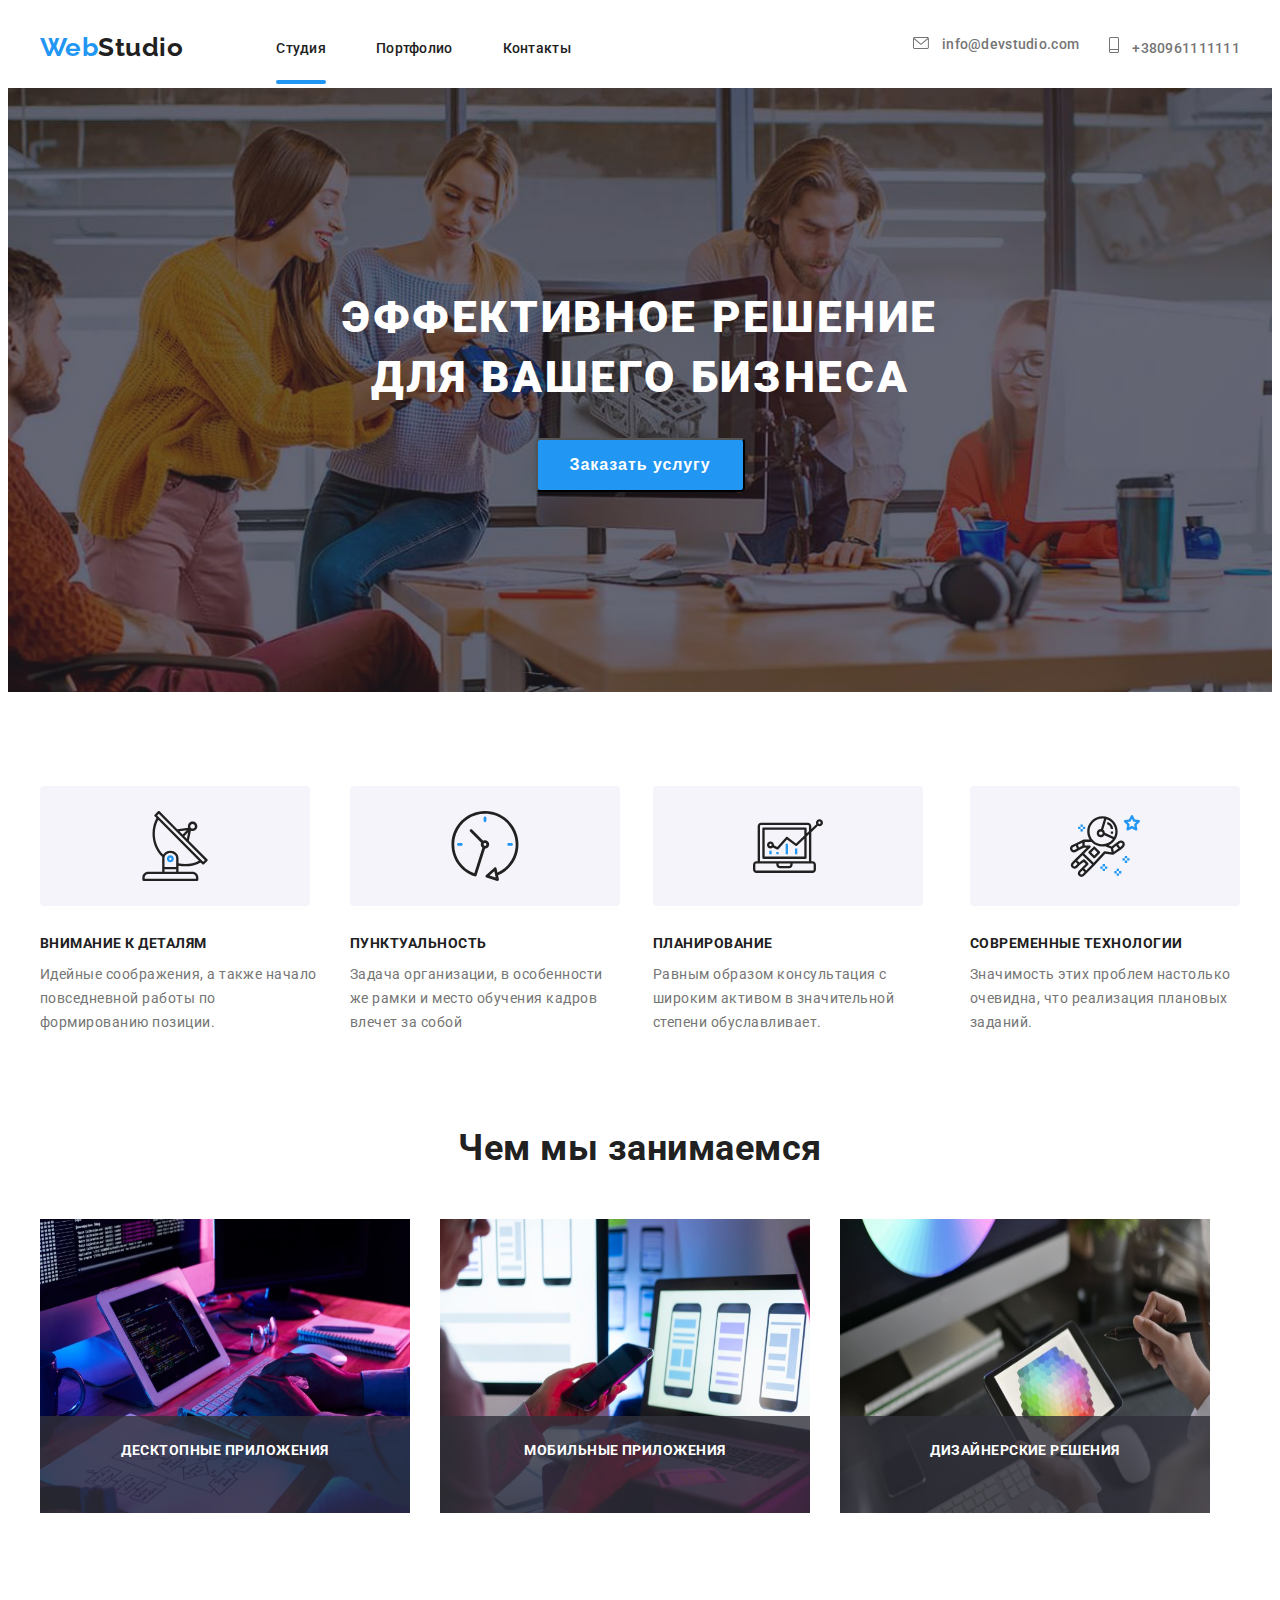
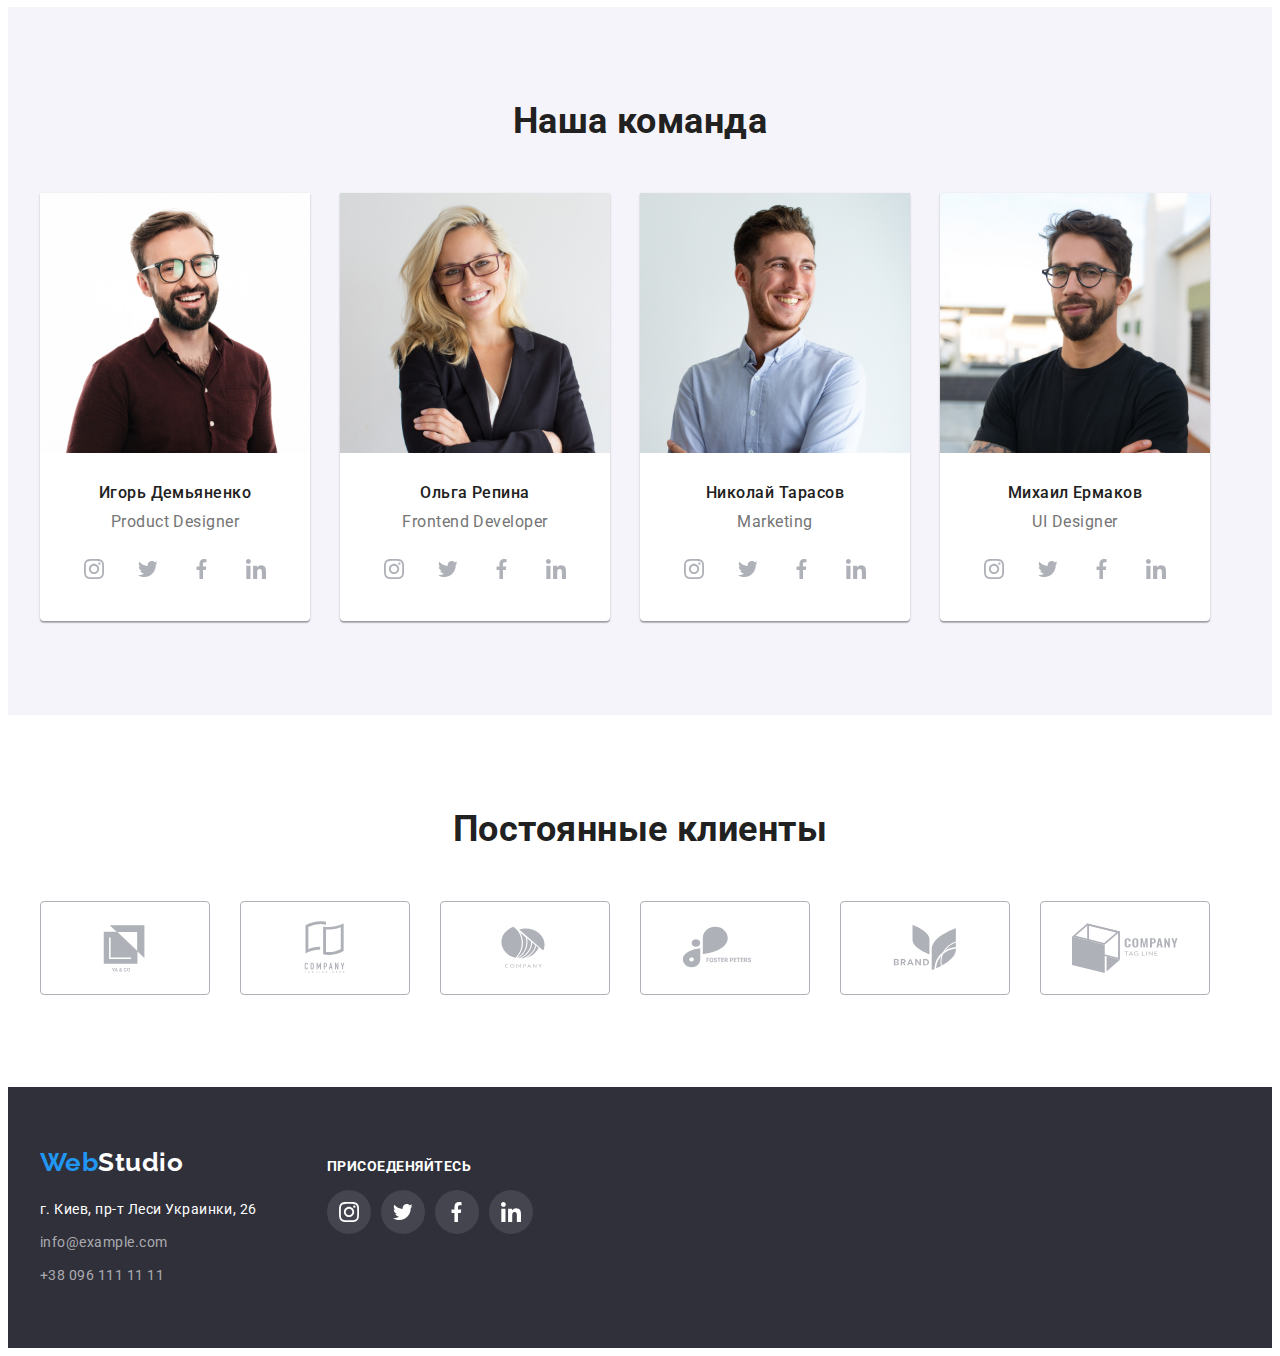
<file: index.html>
<!DOCTYPE html>
<html lang="en">

<head>
    <meta charset="UTF-8">
    <meta http-equiv="X-UA-Compatible" content="IE=edge">
    <meta name="description" content="ДЗ№6">
    <link rel="stylesheet" href="https://cdnjs.cloudflare.com/ajax/libs/modern-normalize/1.1.0/modern-normalize.min.css"
        integrity="sha512-wpPYUAdjBVSE4KJnH1VR1HeZfpl1ub8YT/NKx4PuQ5NmX2tKuGu6U/JRp5y+Y8XG2tV+wKQpNHVUX03MfMFn9Q=="
        crossorigin="anonymous" referrerpolicy="no-referrer" />
    
    <link rel="preconnect" href="https://fonts.googleapis.com">
    <link rel="preconnect" href="https://fonts.gstatic.com" crossorigin>
    <link href="https://fonts.googleapis.com/css2?family=Raleway:wght@700&family=Roboto:wght@400;500;700;900&display=swap"
        rel="stylesheet">
    <link rel="stylesheet" href="./css/style.css">
    <title>ДЗ№6</title>
</head>
<body>
    <header class="header"> 
        <div class="container header-container">
            <div>
                <a href="" class="logo">Web<span class="logo-style">Studio</span></a>
            </div>
            <nav>
                <!--Меню навигации-->
                <ul class="ul-nav">
                    <li class="ul-nav-li"><a href="" class="nav-menu menu link current">Студия</a></li>
                    <li class="ul-nav-li"><a href="portfolio.html" class="nav-menu menu link">Портфолио</a></li>
                    <li class="ul-nav-li"><a href="" class="nav-menu menu link ">Контакты</a></li>
                </ul>
            </nav>
            <!--Контакты-->
            <ul class="ul-contacts">
                <li class="mail mail-group">
                    <a href="mailto:info@devstudio.com" class="nav-mail menu-mail link mail-style">
                         <svg class="mail-icon  mail-logo">
                        <use href="./img/sprite.svg#icon-envelope">
                        </use>
                    </svg> 
                         info@devstudio.com</a>
                </li>
                <li class="tel tel-group"><a href="tel:+380961111111" class="nav-tel menu-tel link">
                    <svg class="tel-icon">
                        <use href="./img/sprite.svg#icon-phone"></use>
                    </svg>
                    +380961111111</a></li>
            </ul>
        </div>
    </header>
    <main>
        <section class="hero">
            <div class="container hero-container">
                <!--Заказать услугу-->
                <h1 class="hero-head">ЭФФЕКТИВНОЕ РЕШЕНИЕ ДЛЯ ВАШЕГО БИЗНЕСА</h1>
                <div class="button-block">
                    <button type="button" class="button" data-modal-open>Заказать услугу</button>
                </div>
            </div>
        </section>
        <section class="main-section">
                <ul class="main-list container">
                    <!--Сильные стороны команды-->
                    <li class="main-list-item">
                        <div class="icons-box">
                        <svg class="title-icons">
                            <use href="./img/sprite.svg#icon-antenna" width="70" height="70" ></use>
                        </svg>
                        </div>
                        <h3 class="head-item">ВНИМАНИЕ К ДЕТАЛЯМ</h3>
                        <p class="head-text">
                            Идейные соображения, а также начало повседневной работы по формированию позиции.
                        </p>
                    </li>
                    <li class="main-list-item">
                        <div class="icons-box">
                        <svg class="title-icons">
                            <use href="./img/sprite.svg#icon-clock"  width="70" height="70"></use>
                        </svg>
                        </div>
                        <h3 class="head-item">ПУНКТУАЛЬНОСТЬ</h3>
                        <p class="head-text">
                            Задача организации, в особенности же рамки и место обучения кадров влечет за собой
                        </p>
                    </li>
                    <li class="main-list-item">
                        <div class="icons-box">
                        <svg class="title-icons">
                            <use href="./img/sprite.svg#icon-diagram" width="70" height="70"></use>
                        </svg>
                        </div>
                        <h3 class="head-item">ПЛАНИРОВАНИЕ</h3>
                        <p class="head-text">
                            Равным образом консультация с широким активом в значительной степени обуславливает.
                        </p>
                    </li>
                    <li class="main-list-item">
                        <div class="icons-box">
                        <svg class="title-icons" >
                            <use href="./img/sprite.svg#icon-astronaut" width="70" height="70"></use>
                        </svg>
                        </div>
                        <h3 class="head-item">СОВРЕМЕННЫЕ ТЕХНОЛОГИИ</h3>
                        <p class="head-text">
                            Значимость этих проблем настолько очевидна, что реализация плановых заданий.
                        </p>
                    </li>
                </ul>
        </section>
        <section class="main-section-img img-main-section">
            <div class="container">
                <!--Чем мы занимаемся-->
                <h2 class="head-about">Чем мы занимаемся</h2>
                <ul class="list-about">
                    <li class="img-about">
                        <div class="about-bottom-wrapper">
                            <img src="img/picture1.jpg" alt="Написание программы" width="370" height="294">
                            <p class="text-on-doing">ДЕСКТОПНЫЕ ПРИЛОЖЕНИЯ</p>
                        </div>
                    </li>
                    <li class="img-about">
                        <div class="about-bottom-wrapper">
                            <img src="img/picture2.jpg" alt="Придание адаптивности сайту" width="370" height="294">
                            <p class="text-on-doing">МОБИЛЬНЫЕ ПРИЛОЖЕНИЯ</p>
                        </div>
                    </li>
                    <li class="img-about">
                        <div class="about-bottom-wrapper">
                            <img src="img/picture3.jpg" alt="Разработка стиля сайта" width="370" height="294">
                            <p class="text-on-doing">ДИЗАЙНЕРСКИЕ РЕШЕНИЯ</p>
                        </div>
                    </li>
                </ul>
            </div>
        </section>
        <section class="personal">
            <div class="container personal-container">
                <!--Наша команда-->
                <h2 class="head-personal">Наша команда</h2>
                <ul class="list-personal">
                    <li class="li-personal one-man">
                        <img src="img/picture4.jpg" alt="foto1" width="270" height="260">
                        <div class="img-text">
                            <h3 class="name">Игорь Демьяненко</h3>
                            <p class="proffesion">Product Designer</p>
                            <ul class="social-personal social-list list">
                                <li class="social-personal-list social-li">
                                    <a href="" class="social-link link">
                                        <svg class="social-icons">
                                            <use href="./img/sprite.svg#icon-instagram" width="20" height="20">
                                            </use>
                                        </svg>
                                    </a>
                                </li>
                                <li class="social-personal-list">
                                    <a href="" class="social-link link">
                                         <svg class="social-icons">
                                            <use href="./img/sprite.svg#icon-Group" width="20" height="20">
                                            </use>
                                        </svg>
                                    </a>
                                </li>
                                <li class="social-personal-list">
                                    <a href="" class="social-link link">
                                        <svg class="social-icons">
                                            <use href="./img/sprite.svg#icon-faecbook" width="20" height="20">
                                            </use>
                                        </svg>
                                    </a>
                                </li>
                                <li class="social-personal-list">
                                    <a href="" class="social-link link">
                                        <svg class="social-icons">
                                            <use href="./img/sprite.svg#icon-linkedin" width="20" height="20">
                                            </use>
                                        </svg>
                                    </a>
                                 </li>
                            </ul>
                        </div>
                    </li>
                    <li class="li-personal two-man">
                        <img src="img/picture5.jpg" alt="foto2" width="270" height="260">
                        <div class="img-text">
                            <h3 class="name">Ольга Репина</h3>
                            <p class="proffesion">Frontend Developer</p>
                            <ul class="social-personal social-list list">
                                <li class="social-personal-list social-li">
                                    <a href="" class="social-link link">
                                        <svg class="social-icons">
                                            <use href="./img/sprite.svg#icon-instagram" width="20" height="20">
                                            </use>
                                        </svg>
                                    </a>
                                </li>
                                <li class="social-personal-list">
                                    <a href="" class="social-link link">
                                        <svg class="social-icons">
                                            <use href="./img/sprite.svg#icon-Group" width="20" height="20">
                                            </use>
                                        </svg>
                                    </a>
                                </li>
                                <li class="social-personal-list">
                                    <a href="" class="social-link link">
                                        <svg class="social-icons">
                                            <use href="./img/sprite.svg#icon-faecbook" width="20" height="20">
                                            </use>
                                        </svg>
                                    </a>
                                </li>
                                <li class="social-personal-list">
                                    <a href="" class="social-link link">
                                        <svg class="social-icons">
                                            <use href="./img/sprite.svg#icon-linkedin" width="20" height="20">
                                            </use>
                                        </svg>
                                    </a>
                                </li>
                            </ul>
                        </div>
                    </li>
                    <li class="li-personal three-man">
                        <img src="img/picture6.jpg" alt="foto3" width="270" height="260">
                        <div class="img-text">
                            <h3 class="name">Николай Тарасов</h3>
                            <p class="proffesion">Marketing</p>
                            <ul class="social-personal social-list list">
                                <li class="social-personal-list social-li">
                                    <a href="" class="social-link link">
                                        <svg class="social-icons">
                                            <use href="./img/sprite.svg#icon-instagram" width="20" height="20">
                                            </use>
                                        </svg>
                                    </a>
                                </li>
                                <li class="social-personal-list">
                                    <a href="" class="social-link link">
                                        <svg class="social-icons">
                                            <use href="./img/sprite.svg#icon-Group" width="20" height="20">
                                            </use>
                                        </svg>
                                    </a>
                                </li>
                                <li class="social-personal-list">
                                    <a href="" class="social-link link">
                                        <svg class="social-icons">
                                            <use href="./img/sprite.svg#icon-faecbook" width="20" height="20">
                                            </use>
                                        </svg>
                                    </a>
                                </li>
                                <li class="social-personal-list">
                                    <a href="" class="social-link link">
                                        <svg class="social-icons">
                                            <use href="./img/sprite.svg#icon-linkedin" width="20" height="20">
                                            </use>
                                        </svg>
                                    </a>
                                </li>
                            </ul>
                        </div>
                    </li>
                    <li class="li-personal four-man">
                        <img src="img/picture7.jpg" alt="foto4" width="270" height="260">
                        <div class="img-text">
                            <h3 class="name">Михаил Ермаков</h3>
                            <p class="proffesion">UI Designer</p>
                            <ul class="social-personal social-list list">
                                <li class="social-personal-list social-li">
                                    <a href="" class="social-link link">
                                        <svg class="social-icons">
                                            <use href="./img/sprite.svg#icon-instagram" width="20" height="20">
                                            </use>
                                        </svg>
                                    </a>
                                </li>
                                <li class="social-personal-list">
                                    <a href="" class="social-link link">
                                        <svg class="social-icons">
                                            <use href="./img/sprite.svg#icon-Group" width="20" height="20">
                                            </use>
                                        </svg>
                                    </a>
                                </li>
                                <li class="social-personal-list">
                                    <a href="" class="social-link link">
                                        <svg class="social-icons">
                                            <use href="./img/sprite.svg#icon-faecbook" width="20" height="20">
                                            </use>
                                        </svg>
                                    </a>
                                </li>
                                <li class="social-personal-list">
                                    <a href="" class="social-link link">
                                        <svg class="social-icons">
                                            <use href="./img/sprite.svg#icon-linkedin" width="20" height="20">
                                            </use>
                                        </svg>
                                    </a>
                                </li>
                            </ul>
                        </div>
                    </li>
                </ul>
            </div>
        </section>
        <section class="section-partners">
            <div class="container container-partners">
                <h2 class="partners-title">Постоянные клиенты</h2>
                <ul class="partners-list">
                    <li class="partners-items">
                        <a href="" class="partners-link link">
                            <svg class="partner-icons">
                                <use href="./img/sprite.svg#icon-Logofirst">
                                </use>
                            </svg>
                        </a>
                    </li>
                    <li class="partners-items">
                        <a href="" class="partners-link link">
                            <svg class="partner-icons">
                                <use href="./img/sprite.svg#icon-Logoone">
                                </use>
                            </svg>
                        </a>
                    </li>
                    <li class="partners-items">
                        <a href="" class="partners-link link">
                            <svg class="partner-icons">
                                <use href="./img/sprite.svg#icon-Logotwo">
                                </use>
                            </svg>
                        </a>
                    </li>
                    <li class="partners-items">
                        <a href="" class="partners-link link">
                            <svg class="partner-icons">
                                <use href="./img/sprite.svg#icon-Logothree">
                                </use>
                            </svg>
                        </a>
                    </li>
                    <li class="partners-items">
                        <a href="" class="partners-link link">
                            <svg class="partner-icons">
                                <use href="./img/sprite.svg#icon-Logofour">
                                </use>
                            </svg>
                        </a>
                    </li>
                    <li class="partners-items">
                        <a href="" class="partners-link link">
                            <svg class="partner-icons">
                                <use href="./img/sprite.svg#icon-Logofive">
                                </use>
                            </svg>
                        </a>
                    </li>
                </ul>
            </div>
        </section>
    </main>
    <footer class="footer">
        <div class="container footer-container">
            <div>
                <div class="logo-block">
                    <a href="" class="footer-logo footer-link link">Web<span class="logo-style">Studio</span></a>
                </div>
                <address class="address">
                    <ul class="footer-list">
                        <li class="footer-contacts"> <a href="https://goo.gl/maps/wmigcwDh6VgQxwut9"
                                class="footer-place footer-link link"> г. Киев, пр-т Леси
                                Украинки, 26</a></li>
                        <li class="footer-contacts"><a href="mailto:info@example.com"
                                class="footer-mail footer-link link">info@example.com</a></li>
                        <li class="footer-contacts"><a href="tel:+380961111111" class="footer-tel footer-link link">+38 096 111 11
                                11</a></li>
                    </ul>
                </address>
            </div>
            <div class="footer-social">
                <div class="title-footer-social"><h4>ПРИСОЕДЕНЯЙТЕСЬ</h4>
                </div>
                <ul class="social-personal social-list list">
                    <li class="social-personal-list social-li">
                        <a href="" class="social-footer-link link">
                            <svg class="social-footer-icons">
                                <use href="./img/sprite.svg#icon-instagram" width="20" height="20">
                                </use>
                            </svg>
                        </a>
                    </li>
                    <li class="social-personal-list">
                        <a href="" class="social-footer-link link">
                            <svg class="social-footer-icons">
                                <use href="./img/sprite.svg#icon-Group" width="20" height="20">
                                </use>
                            </svg>
                        </a>
                    </li>
                    <li class="social-personal-list">
                        <a href="" class="social-footer-link link">
                            <svg class="social-footer-icons">
                                <use href="./img/sprite.svg#icon-faecbook" width="20" height="20">
                                </use>
                            </svg>
                        </a>
                    </li>
                    <li class="social-personal-list">
                        <a href="" class="social-footer-link link">
                            <svg class="social-footer-icons">
                                <use href="./img/sprite.svg#icon-linkedin" width="20" height="20">
                                </use>
                            </svg>
                        </a>
                    </li>
                </ul>
            </div>
        </div>
    </footer>
    <div class="backdrop is-hidden" data-modal>
        <div class="modal" data-modal>
            <button type="button" class="btn-close" data-modal-close>    
                    <svg class="icon-close">
                         <use href="./img/sprite.svg#icon-close" width="11" height="11">
                         </use>
                    </svg>
            </button>
        </div>
    </div>
    <script src="./js/modal.js">
    </script>
</body>
</html>
</file>
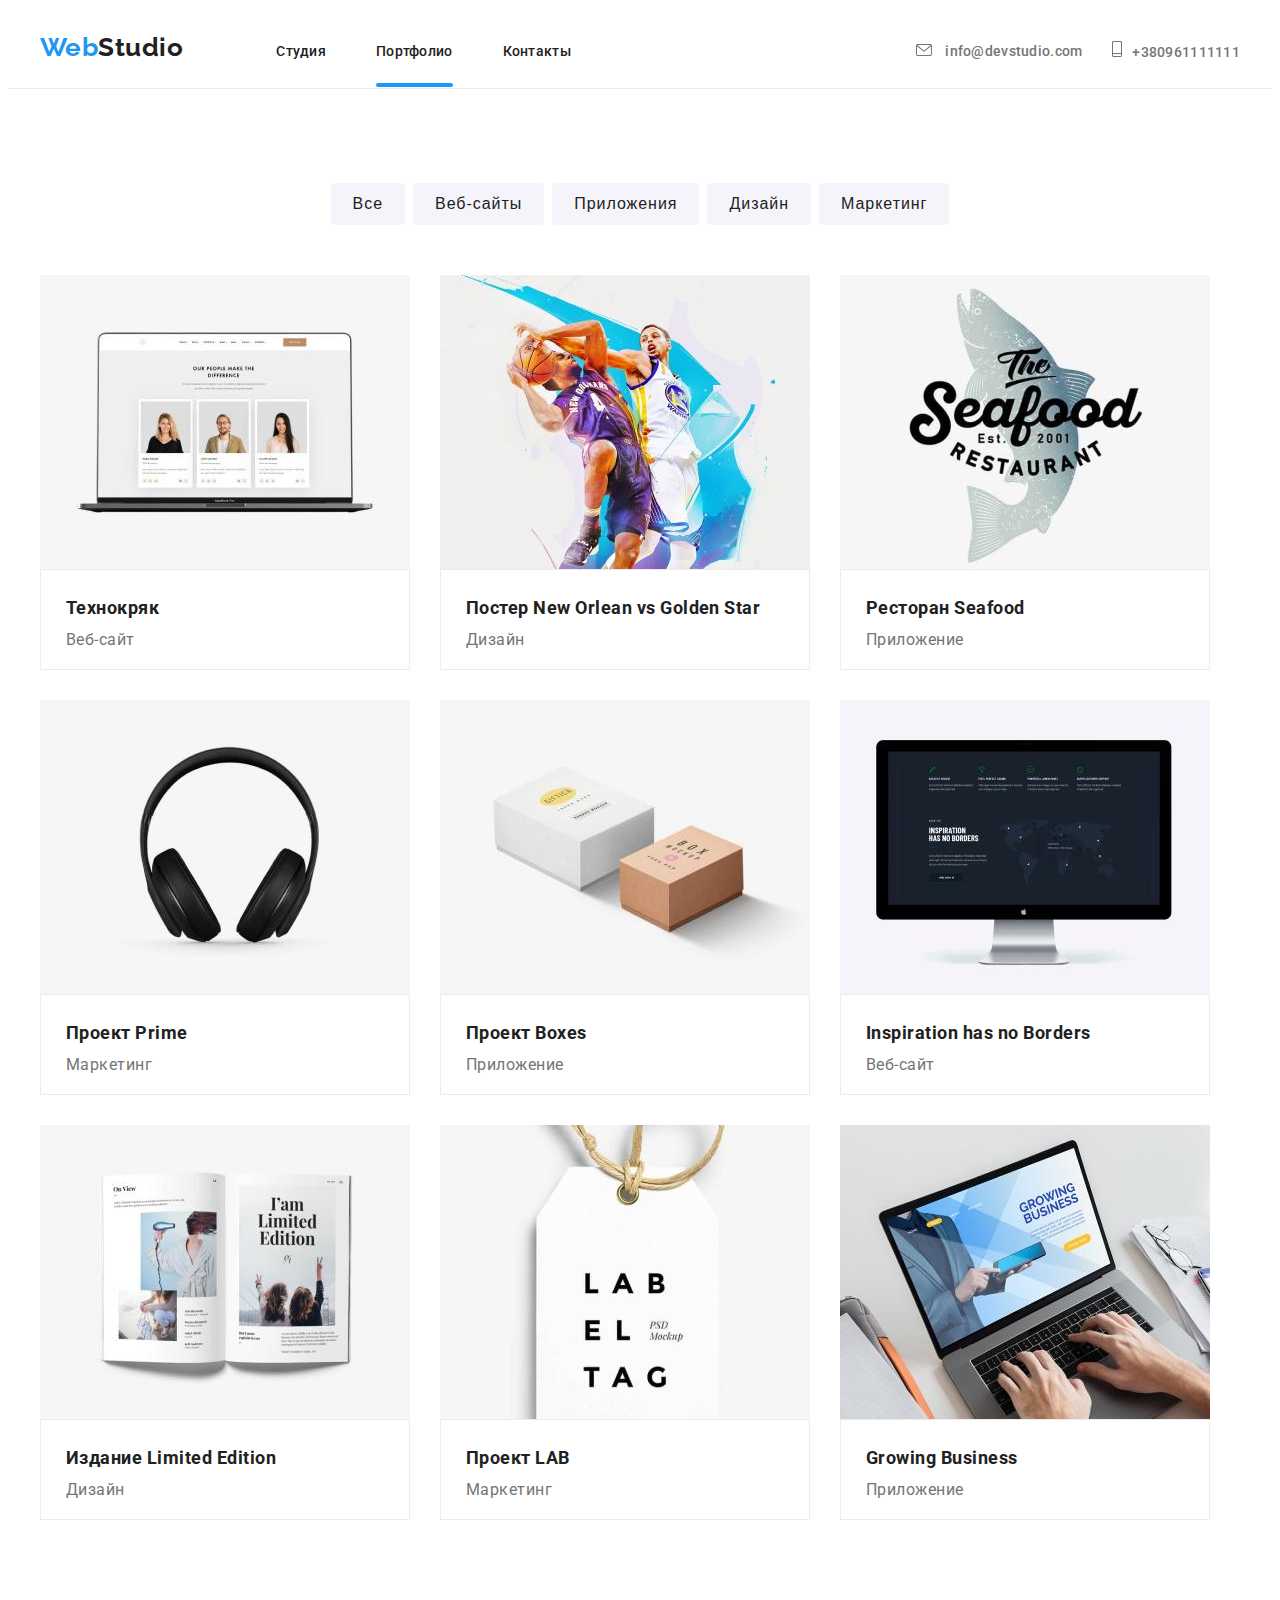
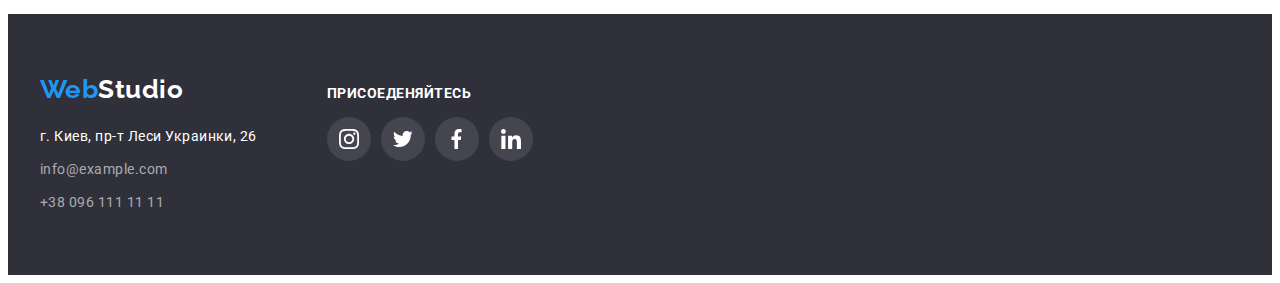
<file: portfolio.html>
<!DOCTYPE html>
<html lang="en">

<head>
    <meta charset="UTF-8">
    <meta http-equiv="X-UA-Compatible" content="IE=edge">
    <meta name="viewport" content="width=device-width, initial-scale=1.0">
    <link rel="stylesheet" href="https://cdnjs.cloudflare.com/ajax/libs/modern-normalize/1.1.0/modern-normalize.min.css"
        integrity="sha512-wpPYUAdjBVSE4KJnH1VR1HeZfpl1ub8YT/NKx4PuQ5NmX2tKuGu6U/JRp5y+Y8XG2tV+wKQpNHVUX03MfMFn9Q=="
        crossorigin="anonymous" referrerpolicy="no-referrer" />
    <link rel="stylesheet" href="./css/style.css">
    <link
        href="https://fonts.googleapis.com/css2?family=Raleway:wght@700&family=Roboto:wght@400;500;700;900&display=swap"
        rel="stylesheet">
    <title>ДЗ№5</title>
</head>

<body class="page">
    <header class="header-portfolio">
        <div class="container portfolio-header-container">
            <a href="" class="logo">Web<span class="logo-style">Studio</span></a>
            <nav>
                <!--Меню навигации-->
                <ul class="ul-nav">
                    <li class="ul-nav-list"><a href="index.html" class="nav-menu menu link">Студия</a></li>
                    <li class="ul-nav-list"><a href="" class="nav-menu menu link current">Портфолио</a></li>
                    <li class="ul-nav-list"><a href="" class="nav-menu menu link">Контакты</a></li>
                </ul>
            </nav>
            <!--Контакты-->
            <ul class="ul-contacts">
                <li class="mail"><a href="mailto:info@devstudio.com" class="nav-mail menu-mail link"> <span class="mail-style menu">
                        <svg class="mail-icon icon-contacts mail-logo" tabindex="0" aria-label="mail">
                            <use href="./img/sprite.svg#icon-envelope"></use>
                        </svg> info@devstudio.com</span></a>
                </li>
                <li class="tel"><a href="tel:+380961111111" class="nav-tel menu-tel link"><svg class="tel-icon" tabindex="0" aria-label="tel">
                    <use href="./img/sprite.svg#icon-phone"></use>
                </svg>+380961111111</a></li>
            </ul>
        </div>
    </header>
    <main>
        <section class="main-content">
            <div class="container">
                <ul class="list-btn">
                    <li class="btn-list"><button class="btn" type="button">Все</button></li>
                    <li class="btn-list"><button class="btn" type="button">Веб-сайты</button></li>
                    <li class="btn-list"><button class="btn" type="button">Приложения</button></li>
                    <li class="btn-list"><button class="btn" type="button">Дизайн</button></li>
                    <li class="btn-list"><button class="btn" type="button">Маркетинг</button></li>
                </ul>
                <div class="container-scroll"></div>
                    <ul class="section-list">
                        <li class="li-scroll">
                            <a href="" class="section-link link">
                                <div class="img-text-wrapper">
                                    <img src="./img/portfolioimg1.jpg" alt="Технокряк" width="370" height="294">
                                    <p class="text-for-img">
                                        Технокряк это современная площадка распространения коронавируса. Компании используют эту платформу для цифрового
                                        шпионажа и атак на защищённые сервера конкурентов.
                                    </p>
                                </div>
                                <div class="img-content">
                                    <h3 class="section-name">Технокряк</h3>
                                    <p class="section-item">Веб-сайт</p>
                                </div>
                            </a>
                        </li>
                        <li class="li-scroll">
                            <a href="" class="section-link link">
                                <div class="img-text-wrapper">
                                    <img src="./img/portfolioimg2.jpg" alt="Постер New Orlean vs Golden Star" width="370" height="294">
                                    <p class="text-for-img"></p>
                                </div>
                                <div class="img-content">
                                    <h3 class="section-name">Постер New Orlean vs Golden Star</h3>
                                    <p class="section-item">Дизайн</p>
                                </div>
                            </a>
                        </li>
                        <li class="li-scroll"><a href="" class="section-link link">
                                <div class="img-text-wrapper">
                                    <img src="./img/portfolioimg3.jpg" alt="Ресторан Seafood" width="370" height="294">
                                    <p class="text-for-img"></p>
                                </div>
                                <div class="img-content">
                                    <h3 class="section-name">Ресторан Seafood</h3>
                                    <p class="section-item">Приложение</p>
                                </div>
                            </a>
                        </li>
                        <li class="li-scroll"><a href="" class="section-link link">
                                <div class="img-text-wrapper">
                                    <img src="./img/portfolioimg4.jpg" alt="Проект Prime" width="370" height="294">
                                    <p class="text-for-img"></p>
                                </div>
                                <div class="img-content">
                                    <h3 class="section-name">Проект Prime</h3>
                                    <p class="section-item">Маркетинг</p>
                                </div>
                            </a>
                        </li>
                        <li class="li-scroll"><a href="" class="section-link link">
                                <div class="img-text-wrapper">
                                    <img src="./img/portfolioimg5.jpg" alt="Проект Boxes" width="370" height="294">
                                    <p class="text-for-img"></p>
                                </div>
                                <div class="img-content">
                                    <h3 class="section-name">Проект Boxes</h3>
                                    <p class="section-item">Приложение</p>
                                </div>
                            </a>
                        </li>
                        <li class="li-scroll"><a href="" class="section-link link">
                                 <div class="img-text-wrapper">
                                     <img src="./img/portfolioimg6.jpg" alt="Inspiration has no Borders" width="370" height="294">
                                    <p class="text-for-img">
                                </div>
                                <div class="img-content">
                                    <h3 class="section-name">Inspiration has no Borders</h3>
                                    <p class="section-item">Веб-сайт</p>
                                </div>
                            </a>
                        </li>
                        <li class="li-scroll"><a href="" class="section-link link">
                                <div class="img-text-wrapper">
                                    <img src="./img/portfolioimg7.jpg" alt="Издание Limited Edition" width="370" height="294">
                                    <p class="text-for-img"></p>
                                </div>
                                <div class="img-content">
                                    <h3 class="section-name">Издание Limited Edition</h3>
                                    <p class="section-item">Дизайн</p>
                                </div>
                            </a>
                        </li>
                        <li class="li-scroll"><a href="" class="section-link link">
                                <div class="img-text-wrapper">
                                    <img src="./img/portfolioimg8.jpg" alt="Проект LAB" width="370" height="294">
                                    <p class="text-for-img"></p>
                                </div>
                                <div class="img-content">
                                    <h3 class="section-name">Проект LAB</h3>
                                    <p class="section-item">Маркетинг</p>
                                </div>
                            </a>
                        </li>
                        <li class="li-scroll">
                            <a href="" class="section-link link">
                                <div class="img-text-wrapper">
                                    <img src="./img/portfolioimg9.jpg" alt="Growing Business" width="370" height="294">
                                    <p class="text-for-img"></p>
                                </div>
                                <div class="img-content">
                                    <h3 class="section-name">Growing Business</h3>
                                    <p class="section-item">Приложение</p>
                                </div>
                            </a>
                        </li>
                    </ul>
                </div>
            </div>
        </section>
    </main>
    <footer class="footer">
        <div class="container footer-container">
            <div>
                <div class="logo-block">
                    <a href="" class="footer-logo footer-link link">Web<span class="logo-style">Studio</span></a>
                </div>
                <address class="address">
                    <ul class="footer-list">
                        <li class="footer-contacts"> <a href="https://goo.gl/maps/wmigcwDh6VgQxwut9"
                                class="footer-place footer-link link"> г. Киев, пр-т Леси
                                Украинки, 26</a></li>
                        <li class="footer-contacts"><a href="mailto:info@example.com"
                                class="footer-mail footer-link link">info@example.com</a></li>
                        <li class="footer-contacts"><a href="tel:+380961111111" class="footer-tel footer-link link">+38 096 111 11
                                11</a></li>
                    </ul>
                </address>
            </div>
            <div class="footer-social">
                <div class="title-footer-social">
                    <h4>ПРИСОЕДЕНЯЙТЕСЬ</h4>
                </div>
                <ul class="social-personal social-list list">
                    <li class="social-personal-list social-li">
                        <a href="" class="social-footer-link link">
                            <svg class="social-footer-icons">
                                <use href="./img/sprite.svg#icon-instagram" width="20" height="20">
                                </use>
                            </svg>
                        </a>
                    </li>
                    <li class="social-personal-list">
                        <a href="" class="social-footer-link link">
                            <svg class="social-footer-icons">
                                <use href="./img/sprite.svg#icon-Group" width="20" height="20">
                                </use>
                            </svg>
                        </a>
                    </li>
                    <li class="social-personal-list">
                        <a href="" class="social-footer-link link">
                            <svg class="social-footer-icons">
                                <use href="./img/sprite.svg#icon-faecbook" width="20" height="20">
                                </use>
                            </svg>
                        </a>
                    </li>
                    <li class="social-personal-list">
                        <a href="" class="social-footer-link link">
                            <svg class="social-footer-icons">
                                <use href="./img/sprite.svg#icon-linkedin" width="20" height="20">
                                </use>
                            </svg>
                        </a>
                    </li>
                </ul>
            </div>
        </div>
    </footer>
</body>
</html>
</file>
<file: css/style.css>
:root {
  --basic-color: #fff;
  --secondary-color: #2f303a;
  --basic-text-color: #757575;
  --secondary-text-color: #212121;
  --header-text-color: #fff;
  --link-hover-color: #2196f3;
  --button-bgc: #f5f4fa;
}

body {
  font-family: "Roboto", sans-serif;
  letter-spacing: 0.03em;
  background-color: var(--basic-color);
  color: var(--basic-text-color);
}

.link {
  text-decoration: none;
  position: relative;
}

p,
h1,
h2,
h3,
h4,
h5,
h6 {
  margin: 0px;
}

ul {
  margin: 0px;
  padding: 0;
  list-style: none;
}

img {
  display: block;
}

/* --------------header------------------------ */

.header {
  background-color: #fff;
  padding-top: 24px;
  padding-bottom: 25px;
}

.header-container {
  display: flex;
  align-items: center;
}

.container {
  width: 1200px;
  margin: 0px auto;
  padding-left: 15px;
  padding-right: 15px;
}

.logo {
  color: var(--link-hover-color);
  text-decoration: none;
  font-family: Raleway;
  font-size: 26px;
  font-style: normal;
  font-weight: 700;
  line-height: 1.19;
  text-align: left;
  padding-top: 24px;
  padding-bottom: 25px;
}

.logo-style {
  color: var(--secondary-text-color);
}

.menu {
  font-weight: 500;
  font-size: 14px;
  line-height: 1.14;
  letter-spacing: 0.02em;
  transition: color 250ms cubic-bezier(0.4, 0, 0.2, 1);
}

.nav-menu {
  color: var(--secondary-text-color);
}

.ul-nav {
  display: flex;
  padding-left: 93px;
}

.ul-nav-li:not(:last-child) {
  padding-right: 50px;
}

.menu:hover,
.menu:focus {
  color: var(--link-hover-color);
}

.current::after {
  content: "";
  position: absolute;
  width: 100%;
  height: 4px;
  border-radius: 2px;
  background-color: var(--link-hover-color);
  display: block;
  bottom: -28px;
}

.ul-contacts {
  display: flex;
  flex-wrap: wrap;
  margin-left: auto;
}

.mail {
  padding-right: 30px;
}

.mail-group {
  display: flex;
}
.menu-mail,
.menu-tel {
  font-weight: 500;
  font-size: 14px;
  line-height: 1.14;
  letter-spacing: 0.02em;
  transition: color 250ms cubic-bezier(0.4, 0, 0.2, 1);
}

.menu-mail:hover,
.menu-mail:focus {
  color: var(--link-hover-color);
}

.menu-mail:hover .mail-logo {
  fill: var(--link-hover-color);
}

.menu-mail:focus .mail-logo {
  fill: var(--link-hover-color);
}

.mail-logo {
  width: 16px;
  height: 12px;
  margin-right: 10px;
  fill: var(--basic-text-color);
  transition: fill 250ms cubic-bezier(0.4, 0, 0.2, 1);
}

.mail-style {
  color: var(--basic-text-color);
}

.tel-group {
  display: flex;
}

.tel-icon {
  width: 10px;
  height: 16px;
  margin-right: 10px;
  fill: var(--basic-text-color);
  transition: fill 250ms cubic-bezier(0.4, 0, 0.2, 1);
}

.menu-tel:hover,
.menu-tel:focus {
  color: var(--link-hover-color);
}

.menu-tel:hover .tel-icon {
  fill: var(--link-hover-color);
}

.menu-tel:focus .tel-icon {
  fill: var(--link-hover-color);
}

.nav-tel {
  color: var(--basic-text-color);
}

/* ------------------------hero-------------------------- */

.hero {
  /* max-width: 1600px; */
  background-image: linear-gradient(
      to right,
      rgba(47, 48, 58, 0.4),
      rgba(47, 48, 58, 0.4)
    ),
    url(../img/hero.jpg);
  background-position: center;
  background-size: cover;
  background-repeat: no-repeat;
  padding-top: 200px;
  padding-bottom: 200px;
}

.hero-container {
  display: flex;
  flex-wrap: wrap;
  align-items: center;
  flex-direction: column;
}

.hero-head {
  color: var(--header-text-color);
  font-weight: 900;
  font-size: 44px;
  line-height: 1.36;
  text-align: center;
  letter-spacing: 0.06em;
  text-align: center;
  max-width: 696px;
}

.button {
  font-weight: bold;
  font-size: 16px;
  line-height: 30px;
  display: flex;
  align-items: center;
  text-align: center;
  letter-spacing: 0.06em;
  background-color: var(--link-hover-color);
  color: var(--basic-color);
  border-radius: 4px;
  margin-top: 30px;
  box-shadow: 0px 4px 4px rgba(0, 0, 0, 0.15);
  padding: 10px 32px;
  transition: background-color 250ms cubic-bezier(0.4, 0, 0.2, 1),
    color 250ms cubic-bezier(0.4, 0, 0.2, 1);
}

.button:focus,
.button:hover {
  background-color: var(--button-bgc);
  color: var(--secondary-text-color);
  cursor: pointer;
}

/* --------------------------main-section------------------------------- */

.main-section {
  padding-top: 94px;
}

.main-list {
  display: flex;
}

.icons-box {
  width: 270px;
  height: 120px;
  background-color: #f5f4fa;
  border-radius: 4px;
  margin-bottom: 30px;
  display: flex;
  align-items: center;
  justify-content: center;
}

.title-icons {
  width: 70px;
  height: 70px;
}

.head-item {
  font-weight: 700;
  font-size: 14px;
  line-height: 1.14;
  color: var(--secondary-text-color);
}

.main-list-item {
  display: flex;
  flex-direction: column;
}

.main-list-item:not(:last-child) {
  margin-right: 30px;
}

.main-section-img {
  padding-bottom: 94px;
  padding-top: 94px;
}

.head-about {
  margin-bottom: 50px;
}

.list-about {
  display: flex;
  padding-left: 0px;
}

.about-bottom-wrapper {
  position: relative;
}

.text-on-doing {
  font-style: normal;
  font-weight: bold;
  font-size: 14px;
  line-height: 1.14;
  text-align: center;
  color: var(--basic-color);
  background: rgba(47, 48, 58, 0.8);
  position: absolute;
  width: 100%;
  height: 70px;
  left: 0px;
  bottom: 0px;
  padding-left: auto;
  padding-right: auto;
  padding-top: 27px;
}

.img-about:not(:nth-last-child(n + 3)) {
  margin-left: 30px;
}

.head-text {
  font-weight: 400;
  font-size: 14px;
  line-height: 24px;
  margin-top: 10px;
}

.head-about {
  font-weight: 700;
  font-size: 36px;
  line-height: 1.16;
  text-align: center;
  color: var(--secondary-text-color);
}

/* ---------------------------section-personel----------------------- */

.personal {
  background-color: #f5f4fa;
  padding-top: 94px;
  padding-bottom: 94px;
}

.head-personal {
  font-weight: 700;
  font-size: 36px;
  line-height: 1.16;
  text-align: center;
  color: var(--secondary-text-color);
  margin-bottom: 50px;
}

.social-personal {
  max-width: 270px;
}

.social-list {
  display: flex;
  justify-content: center;
  margin-top: 16px;
}

.social-personal-list + .social-personal-list {
  margin-left: 10px;
}

.social-personal-list {
  width: 44px;
  height: 44px;
}

.social-link {
  width: 100%;
  height: 100%;
  display: block;
  border-radius: 50%;
  background-color: #fff;
  display: flex;
  align-items: center;
  justify-content: center;
  transition: background-color 250ms cubic-bezier(0.4, 0, 0.2, 1);
}

.social-link:hover,
.social-link:focus {
  background-color: var(--link-hover-color);
}

.social-link:hover .social-icons,
.social-link:focus .social-icons {
  fill: var(--basic-color);
}

.social-icons {
  width: 20px;
  height: 20px;
  fill: #afb1b8;
  transition: fill 250ms cubic-bezier(0.4, 0, 0.2, 1);
}

.list-personal {
  display: flex;
  padding-left: 0px;
}

.one-man,
.two-man,
.three-man,
.four-man {
  box-shadow: 0px 1px 3px rgba(0, 0, 0, 0.12), 0px 1px 1px rgba(0, 0, 0, 0.14),
    0px 2px 1px rgba(0, 0, 0, 0.2);
  border-radius: 0px 0px 4px 4px;
}

.li-personal {
  max-width: 270px;
  margin-right: 30px;
  background-color: #fff;
}

.name {
  font-weight: 500;
  font-size: 16px;
  line-height: 1.19;
  color: var(--secondary-text-color);
  text-align: center;
  margin-bottom: 10px;
}

.proffesion {
  font-weight: 400;
  font-size: 16px;
  line-height: 1.19;
  color: var(--basic-text-color);
  text-align: center;
}

.img-text {
  padding-top: 30px;
  padding-bottom: 30px;
}

.section-partners {
  padding-top: 94px;
  padding-bottom: 94px;
}

.partners-title {
  font-weight: bold;
  font-size: 36px;
  line-height: 1.16;
  text-align: center;
  color: var(--secondary-text-color);
  margin-bottom: 50px;
}

.partners-list {
  display: flex;
}

.partners-items {
  width: 170px;
  height: 92px;
  border-radius: 4px;
  display: flex;
}

.partners-items + .partners-items {
  margin-left: 30px;
}

.partners-link {
  width: 100%;
  height: 100%;
  display: flex;
  justify-content: center;
  align-items: center;
  border: 1px solid #afb1b8;
  border-radius: 4px;
  transition: color 250ms cubic-bezier(0.4, 0, 0.2, 1);
}

.partners-link:hover,
.partners-link:focus {
  border-color: var(--link-hover-color);
}

.partners-link:hover .partner-icons,
.partners-link:focus .partner-icons {
  fill: var(--link-hover-color);
}

.partner-icons {
  width: 106px;
  height: 60px;
  fill: #afb1b8;
  transition: fill 250ms cubic-bezier(0.4, 0, 0.2, 1);
}

/* --------------------------------footer------------------------------- */
.footer {
  background-color: var(--secondary-color);
  padding-top: 60px;
  padding-bottom: 60px;
}

.logo-block {
  margin-bottom: 20px;
}

.footer-container {
  display: flex;
  align-items: baseline;
}

.footer-logo {
  font-family: Raleway;
  font-weight: 700;
  font-size: 26px;
  line-height: 31px;
  color: var(--link-hover-color);
}

.footer-logo > .logo-style {
  color: var(--basic-color);
}

.footer-list {
  font-style: normal;
  padding-left: 0px;
  display: flex;
  flex-direction: column;
}

.footer-contacts:not(:last-child) {
  margin-bottom: 9px;
}

.footer-social {
  margin-left: 70px;
}

.footer-place {
  font-weight: 400;
  font-size: 14px;
  line-height: 1.71;
  color: var(--basic-color);
}

.footer-mail,
.footer-tel {
  font-weight: 400;
  font-size: 14px;
  line-height: 1.71;
  color: rgba(255, 255, 255, 0.6);
}

.footer-social {
  display: flex;
  flex-direction: column;
}

.title-footer-social {
  font-weight: bold;
  font-size: 14px;
  line-height: 1, 14;
  color: var(--basic-color);
}

.social-footer-link {
  width: 100%;
  height: 100%;
  display: block;
  border-radius: 50%;
  background-color: rgba(255, 255, 255, 0.1);
  display: flex;
  align-items: center;
  justify-content: center;
  transition: background-color 250ms cubic-bezier(0.4, 0, 0.2, 1);
}

.social-footer-link:hover,
.social-footer-link:focus {
  background-color: var(--link-hover-color);
}

.social-footer-link:hover .social-footer-icons,
.social-footer-link:focus .social-footer-icons {
  fill: var(--basic-color);
}

.social-footer-icons {
  width: 20px;
  height: 20px;
  fill: var(--basic-color);
  transition: fill 250ms cubic-bezier(0.4, 0, 0.2, 1);
}
/* -------------------------------------Portfolio-navigation-------------------------- */

.header-portfolio {
  background-color: #fff;
  border-bottom: 1px solid #ececec;
}

.portfolio-header-container {
  display: flex;
  align-items: baseline;
}

.ul-nav-list:not(:last-child) {
  margin-right: 50px;
}

/* -----------------------------------------Portfolio-main----------------------- */

.list-btn {
  display: flex;
  justify-content: center;
  margin-bottom: 50px;
}

.btn {
  font-weight: 500;
  font-size: 16px;
  line-height: 30px;
  display: flex;
  align-items: center;
  text-align: center;
  letter-spacing: 0.06em;
  border-radius: 4px;
  background-color: var(--button-bgc);
  color: var(--secondary-text-color);
  border: 0px;
  padding: 6px 22px 6px 22px;
  transition: background-color 250ms cubic-bezier(0.4, 0, 0.2, 1),
    color 250ms cubic-bezier(0.4, 0, 0.2, 1);
}

.btn-list:not(:last-child) {
  margin-right: 8px;
}

.btn:hover,
.btn:focus {
  background-color: var(--link-hover-color);
  color: var(--basic-color);
  filter: drop-shadow(0px 4px 4px rgba(0, 0, 0, 0.25));
  cursor: pointer;
}

/* ------------------------POrtfolio-section-list ------------------------*/

.main-content {
  padding-top: 94px;
  padding-bottom: 94px;
}

.container-scroll {
  display: flex;
  justify-content: center;
}

.section-list {
  display: flex;
  flex-wrap: wrap;
  padding-left: 0px;
}

.li-scroll:not(:nth-child(3n)) {
  margin-right: 30px;
}

.li-scroll:not(:nth-last-child(-n + 3)) {
  margin-bottom: 30px;
}

.img-content {
  border: 1px solid #ececec;
  padding-bottom: 20px;
  padding-left: 25px;
  padding-top: 20px;
}

.section-link {
  display: flex;
  flex-direction: column;
}

.section-link:hover,
.section-link:focus {
  box-shadow: 0px 1px 1px rgba(0, 0, 0, 0.12), 0px 4px 4px rgba(0, 0, 0, 0.06),
    1px 4px 6px rgba(0, 0, 0, 0.16);
  cursor: pointer;
  transition: background-color 250ms cubic-bezier(0.4, 0, 0.2, 1);
}

.li-scroll:hover .text-for-img {
  transform: translateY(0);
}

.img-text-wrapper {
  position: relative;
  overflow: hidden;
}

.text-for-img {
  font-weight: normal;
  font-size: 18px;
  line-height: 1.55;
  color: var(--basic-color);
  background: rgba(33, 150, 243, 0.9);
  position: absolute;
  top: 0px;
  width: 100%;
  height: 100%;
  padding: 63px 24px;
  transform: translateY(100%);
  transition: transform 250ms cubic-bezier(0.4, 0, 0.2, 1);
}

.section-name {
  font-weight: 700;
  font-size: 18px;
  line-height: 2;
  color: var(--secondary-text-color);
  margin-bottom: 4px;
}

.section-item {
  font-weight: 400;
  font-size: 16px;
  line-height: 1.19;
  color: var(--basic-text-color);
}

.backdrop {
  width: 100vw;
  height: 100vh;
  position: absolute;
  background: rgba(0, 0, 0, 0.2);
  top: 0;
  position: fixed;
  display: flex;
  justify-content: center;
  align-items: center;
}

.modal {
  width: 528px;
  height: 581px;
  background: #ffffff;
  box-shadow: 0px 1px 3px rgba(0, 0, 0, 0.12), 0px 1px 1px rgba(0, 0, 0, 0.14),
    0px 2px 1px rgba(0, 0, 0, 0.2);
  border-radius: 4px;
  position: relative;
}

.btn-close {
  background: #ffffff;
  border: 1px solid rgba(0, 0, 0, 0.1);
  width: 30px;
  height: 30px;
  border-radius: 50%;
  display: flex;
  justify-content: center;
  align-items: center;
  position: absolute;
  right: 8px;
  top: 8px;
  cursor: pointer;
}

.backdrop.is-hidden {
  opacity: 0;
  visibility: hidden;
  pointer-events: none;
}

.icon-close {
  width: 11px;
  height: 11px;
  transform: scale(1.5);
}
</file>
